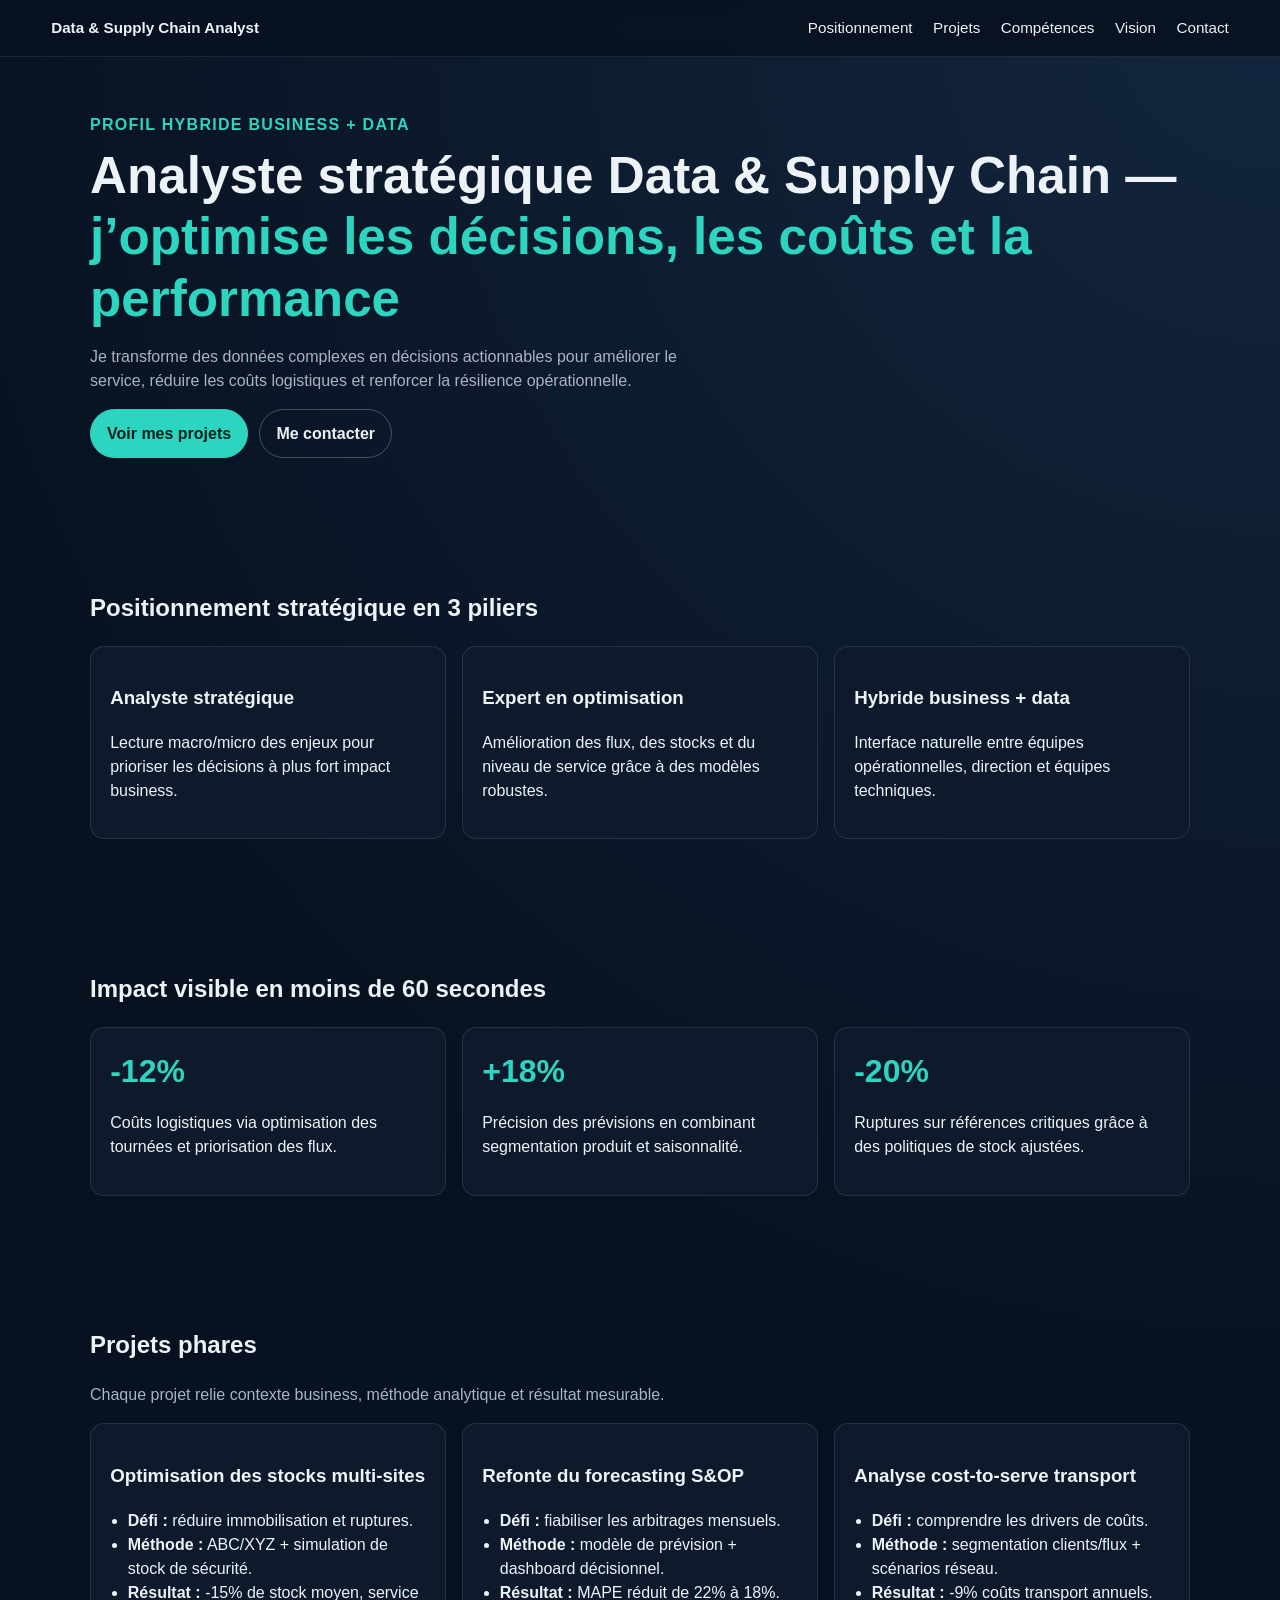
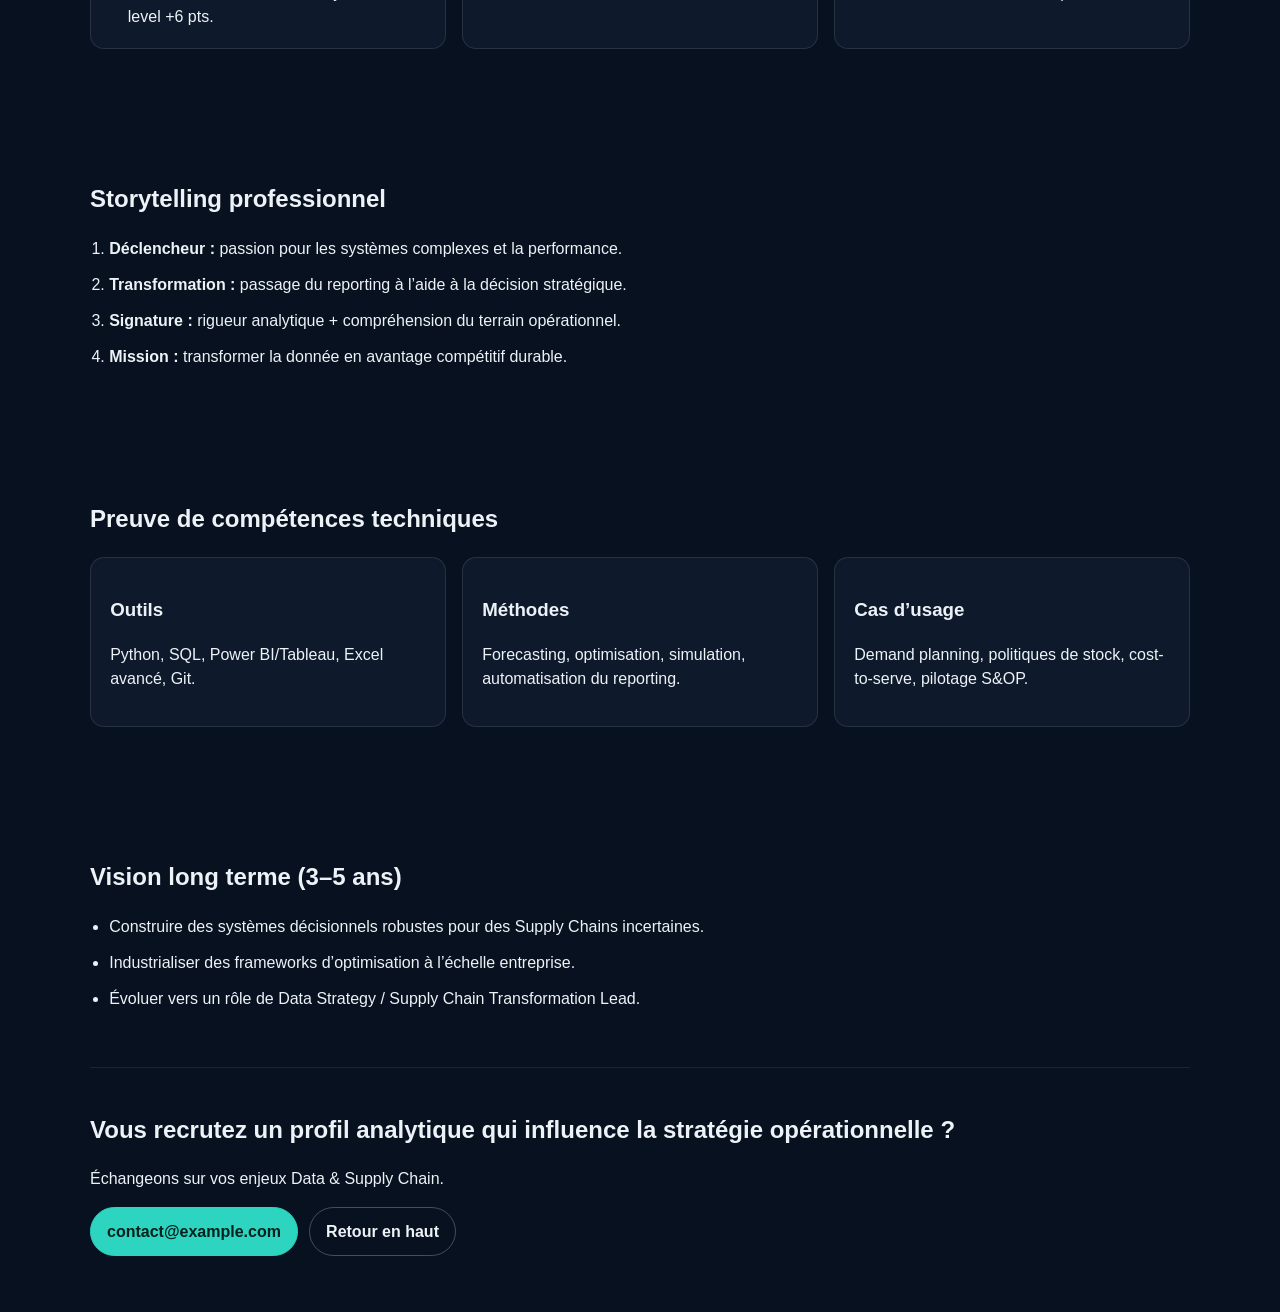
<file: index.html>
<!doctype html>
<html lang="fr">
  <head>
    <meta charset="UTF-8" />
    <meta name="viewport" content="width=device-width, initial-scale=1.0" />
    <title>Portfolio | Data & Supply Chain</title>
    <meta
      name="description"
      content="Portfolio d'un profil hybride business + data, orienté stratégie, optimisation et performance Supply Chain."
    />
    <link rel="stylesheet" href="styles.css" />
  </head>
  <body>
    <header class="topbar">
      <a href="#hero" class="brand">Data & Supply Chain Analyst</a>
      <nav>
        <a href="#positionnement">Positionnement</a>
        <a href="#projets">Projets</a>
        <a href="#competences">Compétences</a>
        <a href="#vision">Vision</a>
        <a href="#contact">Contact</a>
      </nav>
    </header>

    <main>
      <section id="hero" class="hero container">
        <p class="eyebrow">Profil hybride business + data</p>
        <h1>
          Analyste stratégique Data & Supply Chain —
          <span>j’optimise les décisions, les coûts et la performance</span>
        </h1>
        <p class="lead">
          Je transforme des données complexes en décisions actionnables pour améliorer le service,
          réduire les coûts logistiques et renforcer la résilience opérationnelle.
        </p>
        <div class="cta-row">
          <a class="btn primary" href="#projets">Voir mes projets</a>
          <a class="btn" href="#contact">Me contacter</a>
        </div>
      </section>

      <section id="positionnement" class="container">
        <h2>Positionnement stratégique en 3 piliers</h2>
        <div class="grid three">
          <article class="card">
            <h3>Analyste stratégique</h3>
            <p>Lecture macro/micro des enjeux pour prioriser les décisions à plus fort impact business.</p>
          </article>
          <article class="card">
            <h3>Expert en optimisation</h3>
            <p>Amélioration des flux, des stocks et du niveau de service grâce à des modèles robustes.</p>
          </article>
          <article class="card">
            <h3>Hybride business + data</h3>
            <p>Interface naturelle entre équipes opérationnelles, direction et équipes techniques.</p>
          </article>
        </div>
      </section>

      <section class="container">
        <h2>Impact visible en moins de 60 secondes</h2>
        <div class="grid three">
          <article class="kpi">
            <strong>-12%</strong>
            <p>Coûts logistiques via optimisation des tournées et priorisation des flux.</p>
          </article>
          <article class="kpi">
            <strong>+18%</strong>
            <p>Précision des prévisions en combinant segmentation produit et saisonnalité.</p>
          </article>
          <article class="kpi">
            <strong>-20%</strong>
            <p>Ruptures sur références critiques grâce à des politiques de stock ajustées.</p>
          </article>
        </div>
      </section>

      <section id="projets" class="container">
        <h2>Projets phares</h2>
        <p class="section-intro">Chaque projet relie contexte business, méthode analytique et résultat mesurable.</p>
        <div class="grid three">
          <article class="card project">
            <h3>Optimisation des stocks multi-sites</h3>
            <ul>
              <li><strong>Défi :</strong> réduire immobilisation et ruptures.</li>
              <li><strong>Méthode :</strong> ABC/XYZ + simulation de stock de sécurité.</li>
              <li><strong>Résultat :</strong> -15% de stock moyen, service level +6 pts.</li>
            </ul>
          </article>
          <article class="card project">
            <h3>Refonte du forecasting S&OP</h3>
            <ul>
              <li><strong>Défi :</strong> fiabiliser les arbitrages mensuels.</li>
              <li><strong>Méthode :</strong> modèle de prévision + dashboard décisionnel.</li>
              <li><strong>Résultat :</strong> MAPE réduit de 22% à 18%.</li>
            </ul>
          </article>
          <article class="card project">
            <h3>Analyse cost-to-serve transport</h3>
            <ul>
              <li><strong>Défi :</strong> comprendre les drivers de coûts.</li>
              <li><strong>Méthode :</strong> segmentation clients/flux + scénarios réseau.</li>
              <li><strong>Résultat :</strong> -9% coûts transport annuels.</li>
            </ul>
          </article>
        </div>
      </section>

      <section class="container timeline">
        <h2>Storytelling professionnel</h2>
        <ol>
          <li><strong>Déclencheur :</strong> passion pour les systèmes complexes et la performance.</li>
          <li><strong>Transformation :</strong> passage du reporting à l’aide à la décision stratégique.</li>
          <li><strong>Signature :</strong> rigueur analytique + compréhension du terrain opérationnel.</li>
          <li><strong>Mission :</strong> transformer la donnée en avantage compétitif durable.</li>
        </ol>
      </section>

      <section id="competences" class="container">
        <h2>Preuve de compétences techniques</h2>
        <div class="grid three">
          <article class="card">
            <h3>Outils</h3>
            <p>Python, SQL, Power BI/Tableau, Excel avancé, Git.</p>
          </article>
          <article class="card">
            <h3>Méthodes</h3>
            <p>Forecasting, optimisation, simulation, automatisation du reporting.</p>
          </article>
          <article class="card">
            <h3>Cas d’usage</h3>
            <p>Demand planning, politiques de stock, cost-to-serve, pilotage S&OP.</p>
          </article>
        </div>
      </section>

      <section id="vision" class="container vision">
        <h2>Vision long terme (3–5 ans)</h2>
        <ul>
          <li>Construire des systèmes décisionnels robustes pour des Supply Chains incertaines.</li>
          <li>Industrialiser des frameworks d’optimisation à l’échelle entreprise.</li>
          <li>Évoluer vers un rôle de Data Strategy / Supply Chain Transformation Lead.</li>
        </ul>
      </section>
    </main>

    <footer id="contact" class="container footer">
      <h2>Vous recrutez un profil analytique qui influence la stratégie opérationnelle ?</h2>
      <p>Échangeons sur vos enjeux Data & Supply Chain.</p>
      <div class="cta-row">
        <a class="btn primary" href="mailto:contact@example.com">contact@example.com</a>
        <a class="btn" href="#hero">Retour en haut</a>
      </div>
    </footer>
  </body>
</html>
</file>
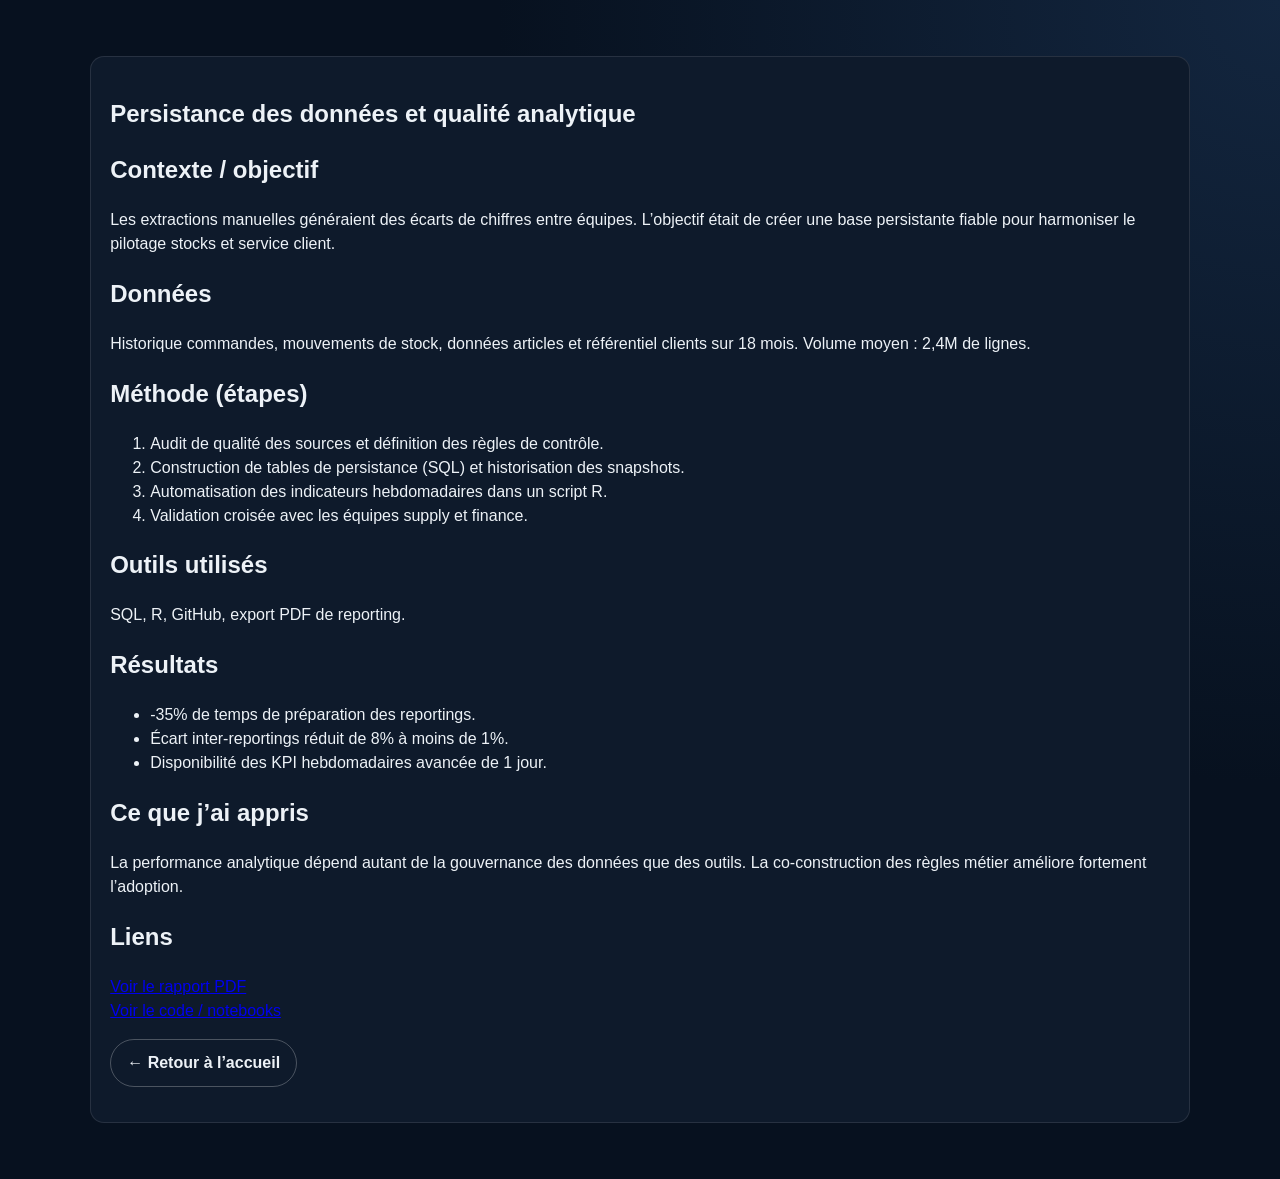
<file: projects/persistance-donnees.html>
<!doctype html>
<html lang="fr">
  <head>
    <meta charset="UTF-8" />
    <meta name="viewport" content="width=device-width, initial-scale=1.0" />
    <title>Projet | Persistance des données</title>
    <meta
      name="description"
      content="Projet de persistance des données pour fiabiliser le reporting Supply Chain et améliorer la qualité des indicateurs."
    />
    <link rel="stylesheet" href="../styles.css" />
  </head>
  <body>
    <main class="container section">
      <article class="card">
        <h1>Persistance des données et qualité analytique</h1>

        <h2>Contexte / objectif</h2>
        <p>
          Les extractions manuelles généraient des écarts de chiffres entre équipes. L’objectif était
          de créer une base persistante fiable pour harmoniser le pilotage stocks et service client.
        </p>

        <h2>Données</h2>
        <p>
          Historique commandes, mouvements de stock, données articles et référentiel clients sur 18 mois.
          Volume moyen : 2,4M de lignes.
        </p>

        <h2>Méthode (étapes)</h2>
        <ol>
          <li>Audit de qualité des sources et définition des règles de contrôle.</li>
          <li>Construction de tables de persistance (SQL) et historisation des snapshots.</li>
          <li>Automatisation des indicateurs hebdomadaires dans un script R.</li>
          <li>Validation croisée avec les équipes supply et finance.</li>
        </ol>

        <h2>Outils utilisés</h2>
        <p>SQL, R, GitHub, export PDF de reporting.</p>

        <h2>Résultats</h2>
        <ul>
          <li>-35% de temps de préparation des reportings.</li>
          <li>Écart inter-reportings réduit de 8% à moins de 1%.</li>
          <li>Disponibilité des KPI hebdomadaires avancée de 1 jour.</li>
        </ul>

        <h2>Ce que j’ai appris</h2>
        <p>
          La performance analytique dépend autant de la gouvernance des données que des outils. La
          co-construction des règles métier améliore fortement l’adoption.
        </p>

        <h2>Liens</h2>
        <p>
          <a href="../assets/reports/persistance_donnees.pdf">Voir le rapport PDF</a><br />
          <a href="https://github.com/username/portfolio-data-analyst/tree/main/notebooks" target="_blank" rel="noopener">Voir le code / notebooks</a>
        </p>

        <p>
          <a class="btn btn-primary" href="../index.html#projets">← Retour à l’accueil</a>
        </p>
      </article>
    </main>
  </body>
</html>
</file>
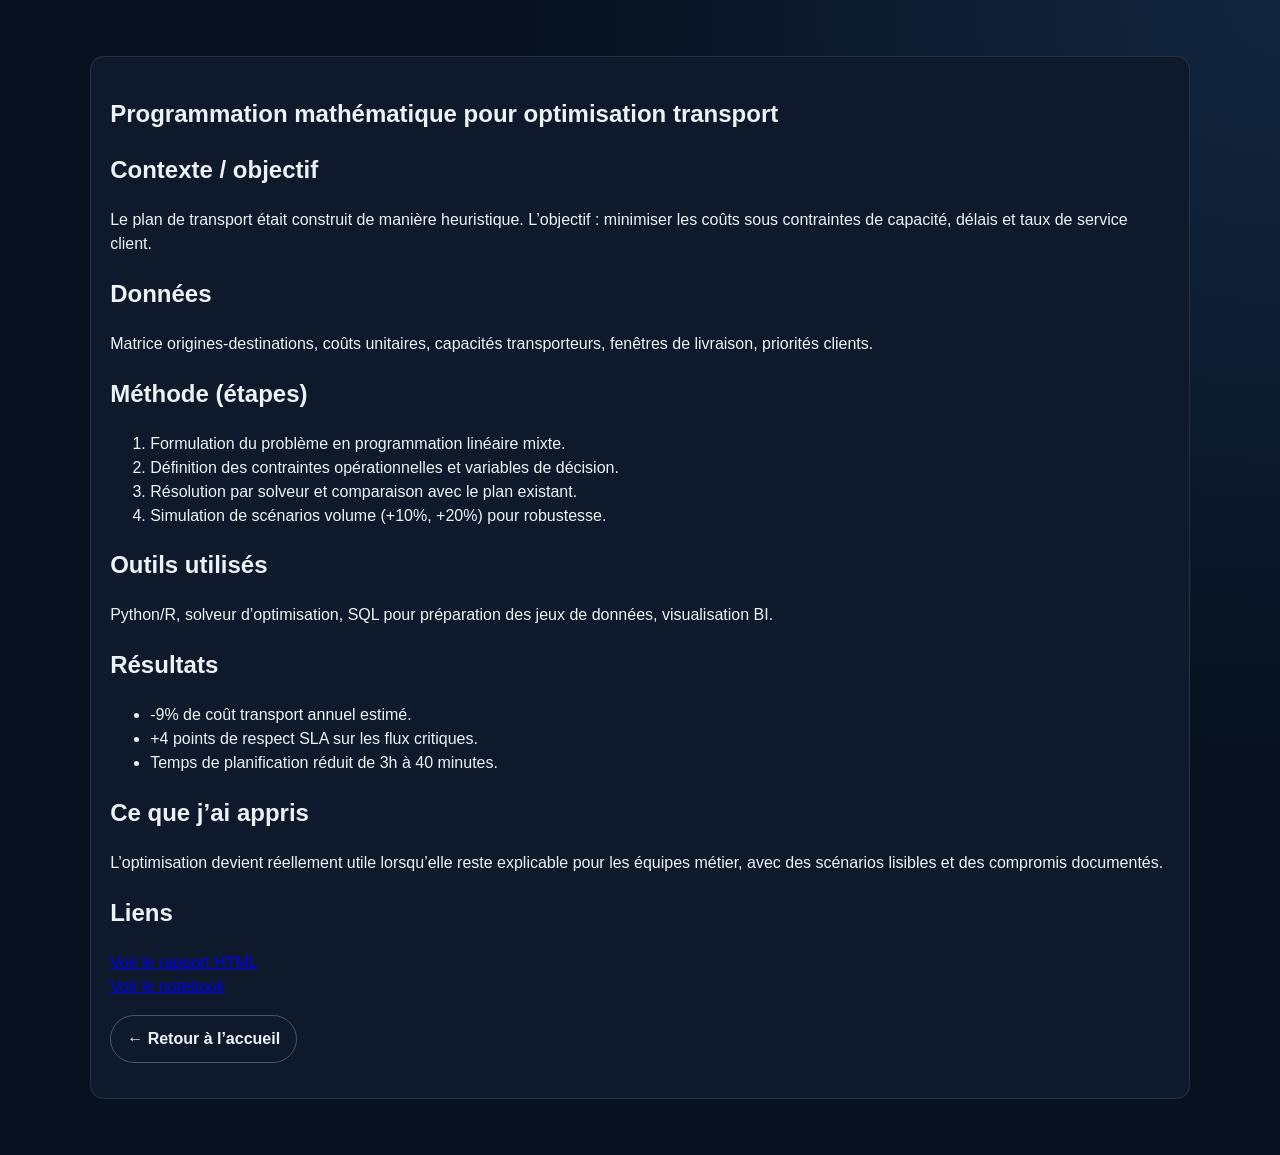
<file: projects/programmation-math.html>
<!doctype html>
<html lang="fr">
  <head>
    <meta charset="UTF-8" />
    <meta name="viewport" content="width=device-width, initial-scale=1.0" />
    <title>Projet | Programmation mathématique</title>
    <meta
      name="description"
      content="Projet de programmation mathématique appliqué à l’optimisation transport en Supply Chain."
    />
    <link rel="stylesheet" href="../styles.css" />
  </head>
  <body>
    <main class="container section">
      <article class="card">
        <h1>Programmation mathématique pour optimisation transport</h1>

        <h2>Contexte / objectif</h2>
        <p>
          Le plan de transport était construit de manière heuristique. L’objectif : minimiser les coûts
          sous contraintes de capacité, délais et taux de service client.
        </p>

        <h2>Données</h2>
        <p>
          Matrice origines-destinations, coûts unitaires, capacités transporteurs, fenêtres de livraison,
          priorités clients.
        </p>

        <h2>Méthode (étapes)</h2>
        <ol>
          <li>Formulation du problème en programmation linéaire mixte.</li>
          <li>Définition des contraintes opérationnelles et variables de décision.</li>
          <li>Résolution par solveur et comparaison avec le plan existant.</li>
          <li>Simulation de scénarios volume (+10%, +20%) pour robustesse.</li>
        </ol>

        <h2>Outils utilisés</h2>
        <p>Python/R, solveur d’optimisation, SQL pour préparation des jeux de données, visualisation BI.</p>

        <h2>Résultats</h2>
        <ul>
          <li>-9% de coût transport annuel estimé.</li>
          <li>+4 points de respect SLA sur les flux critiques.</li>
          <li>Temps de planification réduit de 3h à 40 minutes.</li>
        </ul>

        <h2>Ce que j’ai appris</h2>
        <p>
          L’optimisation devient réellement utile lorsqu’elle reste explicable pour les équipes métier,
          avec des scénarios lisibles et des compromis documentés.
        </p>

        <h2>Liens</h2>
        <p>
          <a href="../assets/reports/rapport.html">Voir le rapport HTML</a><br />
          <a href="https://github.com/username/portfolio-data-analyst/blob/main/notebooks/projet.ipynb" target="_blank" rel="noopener">Voir le notebook</a>
        </p>

        <p>
          <a class="btn btn-primary" href="../index.html#projets">← Retour à l’accueil</a>
        </p>
      </article>
    </main>
  </body>
</html>
</file>
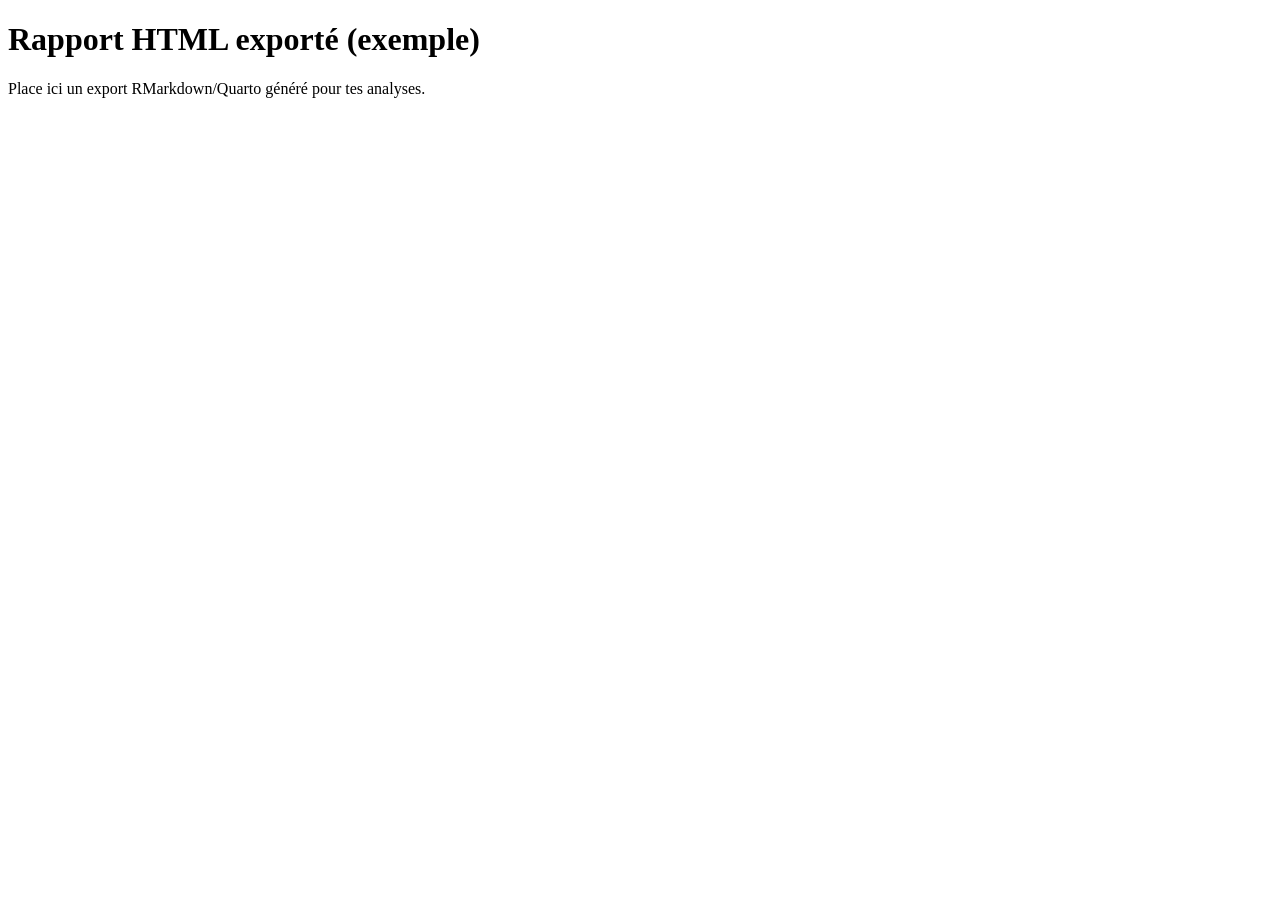
<file: assets/reports/rapport.html>
<!doctype html>
<html lang="fr">
  <head>
    <meta charset="UTF-8" />
    <meta name="viewport" content="width=device-width, initial-scale=1.0" />
    <title>Rapport HTML - Exemple</title>
  </head>
  <body>
    <h1>Rapport HTML exporté (exemple)</h1>
    <p>Place ici un export RMarkdown/Quarto généré pour tes analyses.</p>
  </body>
</html>
</file>
<file: styles.css>
:root {
  --bg: #07111f;
  --card: #0e1a2b;
  --text: #edf2f7;
  --muted: #a9b4c4;
  --accent: #2dd4bf;
  --accent-dark: #14b8a6;
}

* {
  box-sizing: border-box;
}

body {
  margin: 0;
  font-family: Inter, Segoe UI, Roboto, Helvetica, Arial, sans-serif;
  background: radial-gradient(circle at top right, #13263f, var(--bg) 45%);
  color: var(--text);
  line-height: 1.5;
}

.container {
  width: min(1100px, 92%);
  margin: 0 auto;
  padding: 3.5rem 0;
}

.topbar {
  position: sticky;
  top: 0;
  z-index: 20;
  display: flex;
  justify-content: space-between;
  align-items: center;
  padding: 1rem 4%;
  background: rgba(7, 17, 31, 0.86);
  backdrop-filter: blur(8px);
  border-bottom: 1px solid rgba(255, 255, 255, 0.09);
}

.topbar a {
  color: var(--text);
  text-decoration: none;
  font-size: 0.95rem;
  margin-left: 1rem;
}

.brand {
  font-weight: 700;
  margin-left: 0 !important;
}

.hero h1 {
  font-size: clamp(2rem, 5vw, 3.2rem);
  line-height: 1.2;
  margin: 0.5rem 0;
}

.hero h1 span {
  color: var(--accent);
}

.eyebrow {
  text-transform: uppercase;
  letter-spacing: 0.08em;
  color: var(--accent);
  font-weight: 600;
  margin: 0;
}

.lead,
.section-intro {
  color: var(--muted);
  max-width: 70ch;
}

.grid {
  display: grid;
  gap: 1rem;
}

.grid.three {
  grid-template-columns: repeat(auto-fit, minmax(240px, 1fr));
}

.card,
.kpi {
  background: var(--card);
  border: 1px solid rgba(255, 255, 255, 0.1);
  border-radius: 14px;
  padding: 1.2rem;
}

.kpi strong {
  font-size: 2rem;
  color: var(--accent);
}

.project ul {
  margin: 0;
  padding-left: 1.1rem;
}

.timeline ol,
.vision ul {
  display: grid;
  gap: 0.75rem;
  margin: 0;
  padding-left: 1.2rem;
}

.btn {
  display: inline-block;
  text-decoration: none;
  color: var(--text);
  border: 1px solid rgba(255, 255, 255, 0.25);
  border-radius: 999px;
  padding: 0.7rem 1rem;
  font-weight: 600;
}

.btn.primary {
  background: var(--accent);
  color: #04211d;
  border-color: var(--accent);
}

.btn.primary:hover {
  background: var(--accent-dark);
}

.cta-row {
  display: flex;
  gap: 0.7rem;
  flex-wrap: wrap;
  margin-top: 1rem;
}

.footer {
  padding-top: 1.5rem;
  border-top: 1px solid rgba(255, 255, 255, 0.08);
}
</file>
